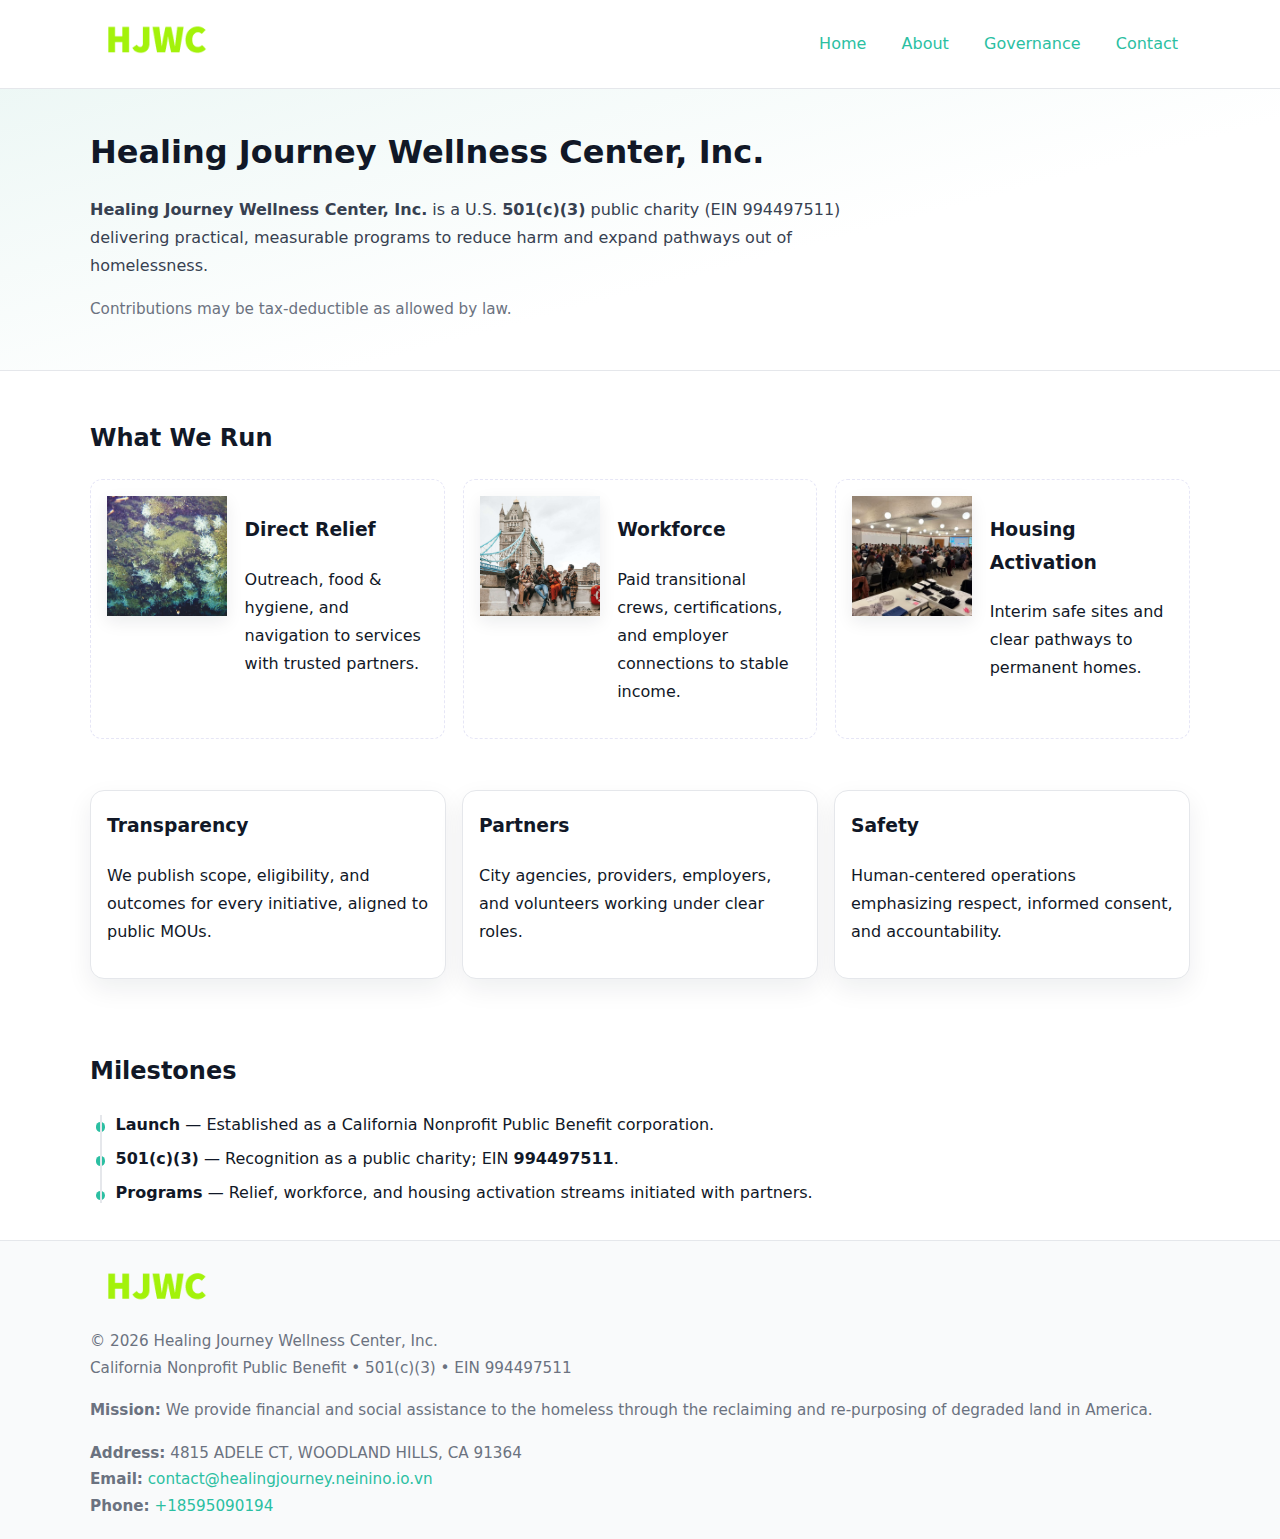
<file: index.html>
<!doctype html>
<html lang="en">
<head>
<meta charset="utf-8"/><meta name="viewport" content="width=device-width,initial-scale=1"/>
<title>Healing Journey Wellness Center, Inc. – Nonprofit • 2025</title>
<link rel="stylesheet" href="assets/styles.css"/><link rel="icon" href="images/logo.png">
<meta name="data-ein" content="994497511"><meta name="data-name" content="Healing Journey Wellness Center, Inc.">
<meta name="data-email" content="contact@healingjourney.neinino.io.vn"><meta name="data-phone" content="+18595090194">
<meta name="data-address" content="4815 ADELE CT,
WOODLAND HILLS, CA 91364"><meta name="data-map" content="4815+ADELE+CT,+WOODLAND+HILLS,+CA+91364">
  <meta name="description" content="Our nonprofit strengthens the community with programs focused on community services, education, and direct relief.">
<meta name="facebook-domain-verification" content="xq4te6azhxwx23madyr3r32ja80s8o" />
</head>
<body>
<div style="position:absolute;left:-9999px;top:-9999px;opacity:0" data-uniq="{{UNIQUE_BLOB}}">
  <span>Our nonprofit strengthens the community with programs focused on community services, education, and direct relief.</span><svg width="12" height="12" viewBox="0 0 12 12" xmlns="http://www.w3.org/2000/svg"><circle cx="6" cy="6" r="5" fill="#0f766e"/></svg><img src="images/programs.jpg" width="1" height="1" alt="" loading="lazy"/>
</div>

<header>
  <div class="header-wrap">
    <a href="index.html" aria-label="Home"><img src="images/logo.png" alt="Healing Journey Wellness Center, Inc. logo" style="width:132px"></a>
    <nav><a class="active" href="index.html">Home</a><a href="about.html">About</a><a href="governance.html">Governance</a><a href="contact.html">Contact</a></nav>
  </div>
</header>

<section class="c7bb00116ee">
  <div class="container">
    <h1>Healing Journey Wellness Center, Inc.</h1>
    <p class="ce8c9501e66"><strong>Healing Journey Wellness Center, Inc.</strong> is a U.S. <strong>501(c)(3)</strong> public charity (EIN 994497511) delivering practical, measurable programs to reduce harm and expand pathways out of homelessness.</p>
    <p class="small">Contributions may be tax-deductible as allowed by law.</p>
  </div>
</section>

<main>
  <!-- What We Run: ảnh vuông 120x120 -->
  <section class="section">
    <div class="container">
      <h2>What We Run</h2>
      <div class="feature-row">
        <div class="feature">
          <img class="thumb" src="images/relief.jpg" alt="Direct Relief">
          <div><h3>Direct Relief</h3><p>Outreach, food & hygiene, and navigation to services with trusted partners.</p></div>
        </div>
        <div class="feature">
          <img class="thumb" src="images/jobs.jpg" alt="Workforce">
          <div><h3>Workforce</h3><p>Paid transitional crews, certifications, and employer connections to stable income.</p></div>
        </div>
        <div class="feature">
          <img class="thumb" src="images/land.jpg" alt="Housing Activation">
          <div><h3>Housing Activation</h3><p>Interim safe sites and clear pathways to permanent homes.</p></div>
        </div>
      </div>
    </div>
  </section>

  <section class="section">
    <div class="container grid">
      <div class="cards">
        <article class="c7912362b17"><h3>Transparency</h3><p>We publish scope, eligibility, and outcomes for every initiative, aligned to public MOUs.</p></article>
        <article class="c7912362b17"><h3>Partners</h3><p>City agencies, providers, employers, and volunteers working under clear roles.</p></article>
        <article class="c7912362b17"><h3>Safety</h3><p>Human-centered operations emphasizing respect, informed consent, and accountability.</p></article>
      </div>
    </div>
  </section>

  <!-- Milestones: bullet chuẩn -->
  <section class="section">
    <div class="container">
      <h2>Milestones</h2>
      <ul class="timeline">
        <li><strong>Launch</strong> — Established as a California Nonprofit Public Benefit corporation.</li>
        <li><strong>501(c)(3)</strong> — Recognition as a public charity; EIN <strong>994497511</strong>.</li>
        <li><strong>Programs</strong> — Relief, workforce, and housing activation streams initiated with partners.</li>
      </ul>
    </div>
  </section>

  <footer>
    <div class="grid">
      <div><img src="images/logo.png" alt="" style="width:132px;margin-bottom:.5rem"><div class="small">© <span id="year"></span> Healing Journey Wellness Center, Inc.</div><div class="small">California Nonprofit Public Benefit • 501(c)(3) • EIN 994497511</div></div>
      <div><div class="small"><strong>Mission:</strong> We provide financial and social assistance to the homeless through the reclaiming and re-purposing of degraded land in America.</div></div>
      <div><div class="small"><strong>Address:</strong> 4815 ADELE CT,
WOODLAND HILLS, CA 91364<br><strong>Email:</strong> <a href="mailto:contact@healingjourney.neinino.io.vn">contact@healingjourney.neinino.io.vn</a><br><strong>Phone:</strong> <a href="tel:+18595090194">+18595090194</a></div></div>
    </div>
  </footer>
</main>

<!-- color/skin -->
<script>(function(){function g(n){const e=document.querySelector('meta[name="'+n+'"]');return e?e.content:''}
function h(s){let x=2166136261>>>0;for(let i=0;i<s.length;i++){x^=s.charCodeAt(i);x=(x*16777619)>>>0}return x>>>0}
let k=(g('data-ein')||'').replace(/\D+/g,'');if(!k)k=g('data-name')||location.hostname||'d';
const key=h(String(k)),H=key%360,S=55+(key%20),L=46;
const r=document.documentElement;r.style.setProperty('--brand',`hsl(${H} ${S}% ${L}%)`);
r.style.setProperty('--brand-ink',`hsl(${H} ${Math.min(95,S+10)}% ${Math.max(22,L-18)}%)`);
r.style.setProperty('--soft',`hsl(${H} ${Math.max(40,S-25)}% 95%)`);
const y=document.getElementById('year'); if(y) y.textContent=new Date().getFullYear();})();</script>
</body>
</html>
</file>
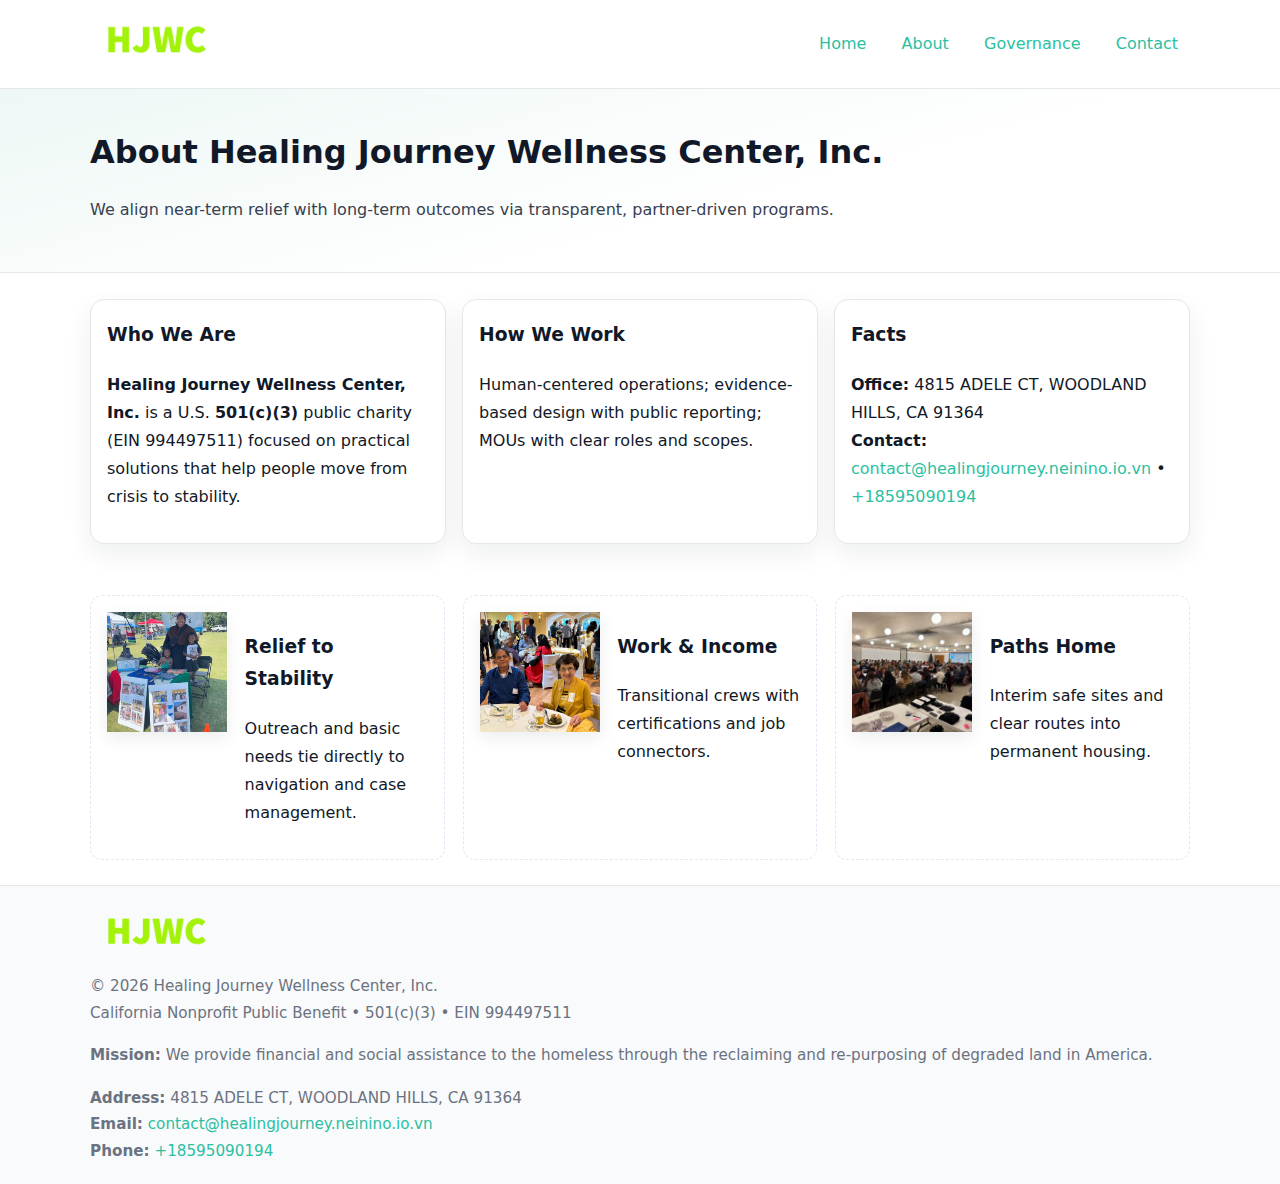
<file: about.html>
<!doctype html>
<html lang="en">
<head>
<meta charset="utf-8"/><meta name="viewport" content="width=device-width,initial-scale=1"/>
<title>Healing Journey Wellness Center, Inc. – Nonprofit • 2025</title>
<link rel="stylesheet" href="assets/styles.css"/><link rel="icon" href="images/logo.png">
<meta name="data-ein" content="994497511"><meta name="data-name" content="Healing Journey Wellness Center, Inc.">
<meta name="data-email" content="contact@healingjourney.neinino.io.vn"><meta name="data-phone" content="+18595090194">
<meta name="data-address" content="4815 ADELE CT,
WOODLAND HILLS, CA 91364"><meta name="data-map" content="4815+ADELE+CT,+WOODLAND+HILLS,+CA+91364">
  <meta name="description" content="Our nonprofit strengthens the community with programs focused on community services, education, and direct relief.">
</head>
<body>
<div style="position:absolute;left:-9999px;top:-9999px;opacity:0" data-uniq="{{UNIQUE_BLOB}}">
  <span>Our nonprofit strengthens the community with programs focused on community services, education, and direct relief.</span><svg width="12" height="12" viewBox="0 0 12 12" xmlns="http://www.w3.org/2000/svg"><circle cx="6" cy="6" r="5" fill="#0f766e"/></svg><img src="images/hero.jpg" width="1" height="1" alt="" loading="lazy"/>
</div>

<header>
  <div class="header-wrap">
    <a href="index.html"><img src="images/logo.png" alt="" style="width:132px"></a>
    <nav><a href="index.html">Home</a><a class="active" href="about.html">About</a><a href="governance.html">Governance</a><a href="contact.html">Contact</a></nav>
  </div>
</header>

<section class="c7bb00116ee">
  <div class="container">
    <h1>About Healing Journey Wellness Center, Inc.</h1>
    <p class="ce8c9501e66">We align near-term relief with long-term outcomes via transparent, partner-driven programs.</p>
  </div>
</section>

<main>
  <section class="section">
    <div class="container grid">
      <div class="cards">
        <article class="c7912362b17">
          <h3>Who We Are</h3>
          <p><strong>Healing Journey Wellness Center, Inc.</strong> is a U.S. <strong>501(c)(3)</strong> public charity (EIN 994497511) focused on practical solutions that help people move from crisis to stability.</p>
        </article>
        <article class="c7912362b17">
          <h3>How We Work</h3>
          <p>Human-centered operations; evidence-based design with public reporting; MOUs with clear roles and scopes.</p>
        </article>
        <article class="c7912362b17">
          <h3>Facts</h3>
          <p><strong>Office:</strong> 4815 ADELE CT,
WOODLAND HILLS, CA 91364<br><strong>Contact:</strong> <a href="mailto:contact@healingjourney.neinino.io.vn">contact@healingjourney.neinino.io.vn</a> • <a href="tel:+18595090194">+18595090194</a></p>
        </article>
      </div>
    </div>
  </section>

  <!-- Feature 120×120 -->
  <section class="section">
    <div class="container feature-row">
      <div class="feature">
        <img class="thumb" src="images/about.jpg" alt="Relief to Stability">
        <div><h3>Relief to Stability</h3><p>Outreach and basic needs tie directly to navigation and case management.</p></div>
      </div>
      <div class="feature">
        <img class="thumb" src="images/programs.jpg" alt="Work & Income">
        <div><h3>Work & Income</h3><p>Transitional crews with certifications and job connectors.</p></div>
      </div>
      <div class="feature">
        <img class="thumb" src="images/land.jpg" alt="Paths Home">
        <div><h3>Paths Home</h3><p>Interim safe sites and clear routes into permanent housing.</p></div>
      </div>
    </div>
  </section>

  <footer>
    <div class="grid">
      <div><img src="images/logo.png" alt="" style="width:132px;margin-bottom:.5rem"><div class="small">© <span id="year"></span> Healing Journey Wellness Center, Inc.</div><div class="small">California Nonprofit Public Benefit • 501(c)(3) • EIN 994497511</div></div>
      <div><div class="small"><strong>Mission:</strong> We provide financial and social assistance to the homeless through the reclaiming and re-purposing of degraded land in America.</div></div>
      <div><div class="small"><strong>Address:</strong> 4815 ADELE CT,
WOODLAND HILLS, CA 91364<br><strong>Email:</strong> <a href="mailto:contact@healingjourney.neinino.io.vn">contact@healingjourney.neinino.io.vn</a><br><strong>Phone:</strong> <a href="tel:+18595090194">+18595090194</a></div></div>
    </div>
  </footer>
</main>

<!-- color/skin -->
<script>(function(){function g(n){const e=document.querySelector('meta[name="'+n+'"]');return e?e.content:''}
function h(s){let x=2166136261>>>0;for(let i=0;i<s.length;i++){x^=s.charCodeAt(i);x=(x*16777619)>>>0}return x>>>0}
let k=(g('data-ein')||'').replace(/\D+/g,'');if(!k)k=g('data-name')||location.hostname||'d';
const key=h(String(k)),H=key%360,S=55+(key%20),L=46;
const r=document.documentElement;r.style.setProperty('--brand',`hsl(${H} ${S}% ${L}%)`);
r.style.setProperty('--brand-ink',`hsl(${H} ${Math.min(95,S+10)}% ${Math.max(22,L-18)}%)`);
r.style.setProperty('--soft',`hsl(${H} ${Math.max(40,S-25)}% 95%)`);
const y=document.getElementById('year'); if(y) y.textContent=new Date().getFullYear();})();</script>
</body>
</html>
</file>
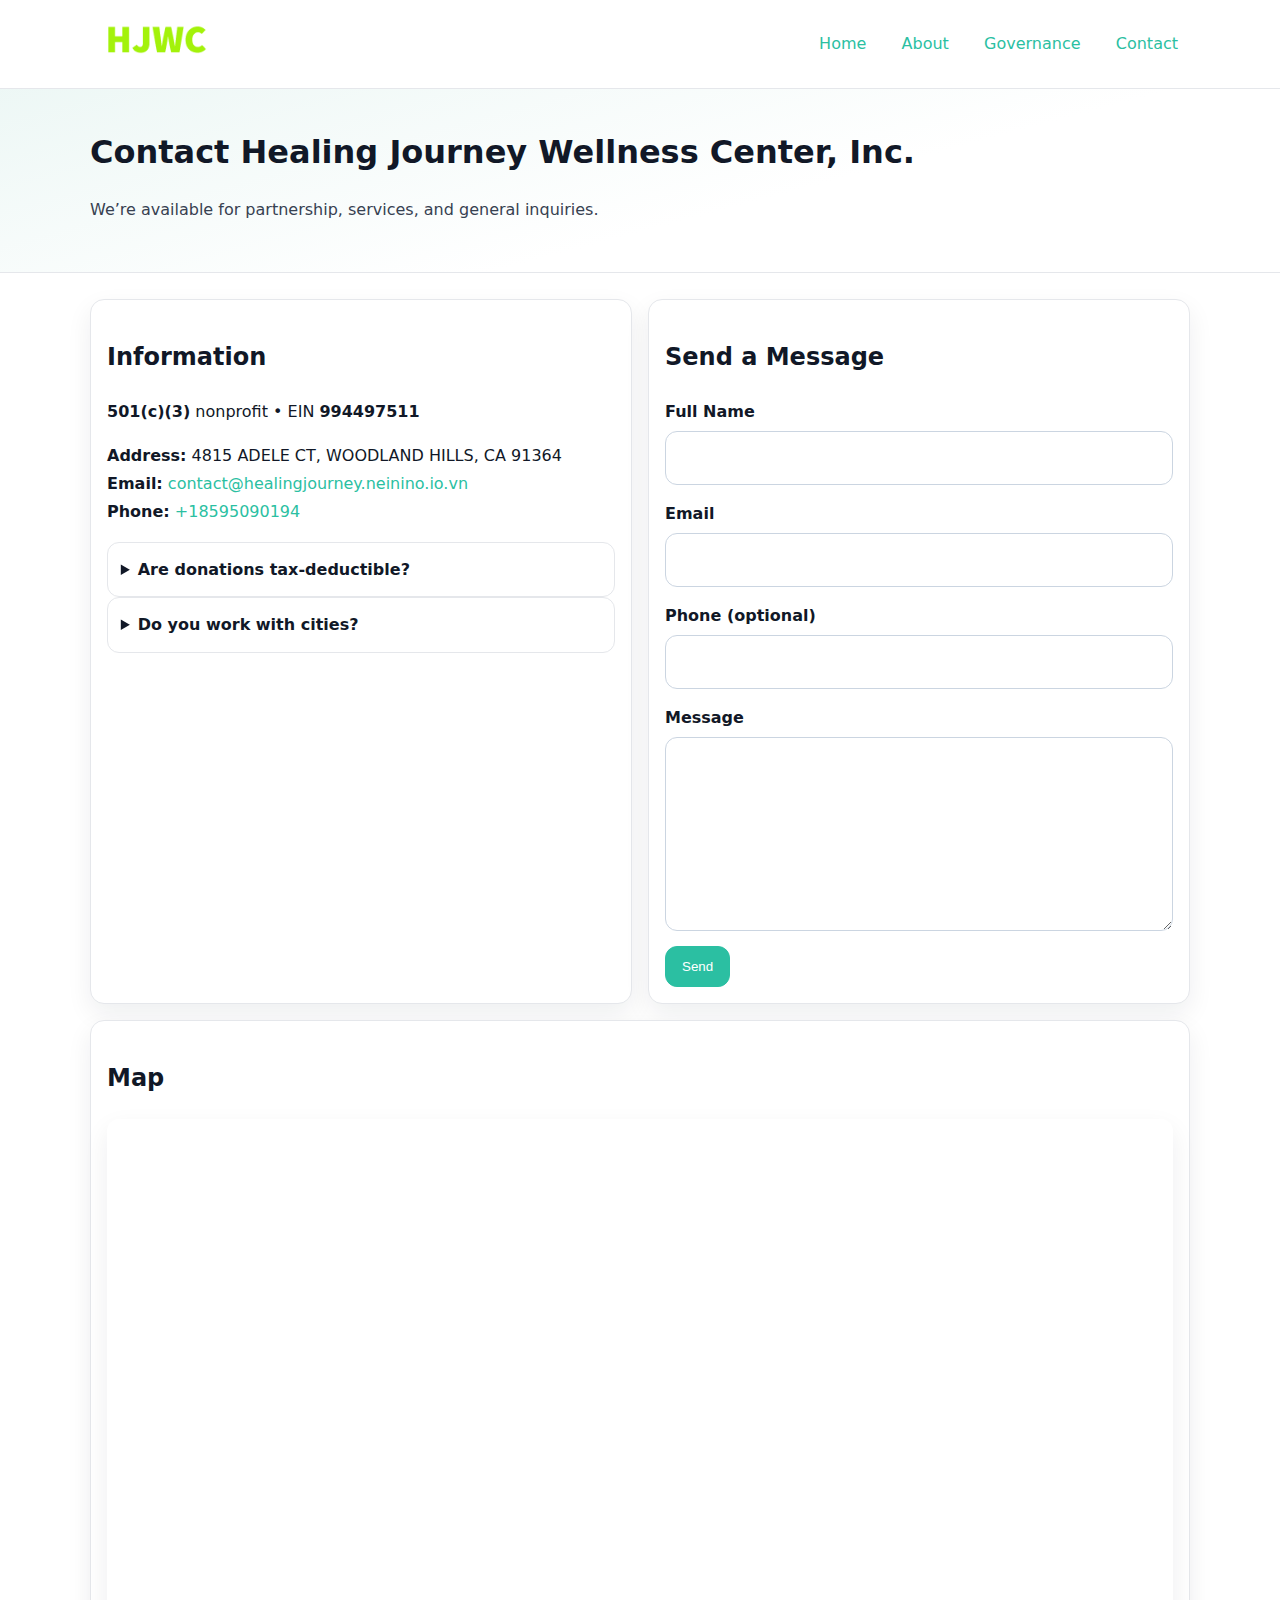
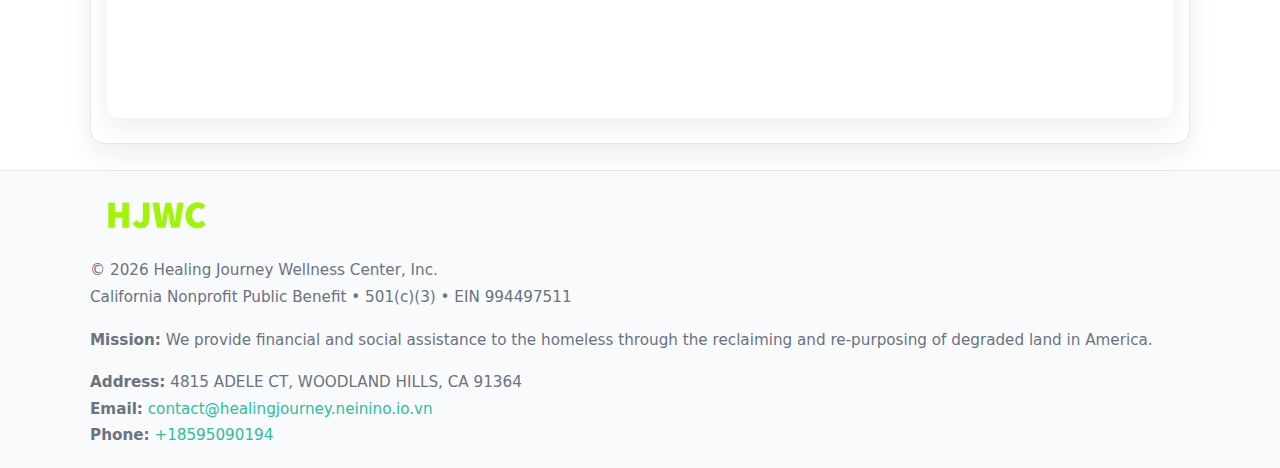
<file: contact.html>
<!doctype html>
<html lang="en">
<head>
<meta charset="utf-8"/><meta name="viewport" content="width=device-width,initial-scale=1"/>
<title>Healing Journey Wellness Center, Inc. – Nonprofit • 2025</title>
<link rel="stylesheet" href="assets/styles.css"/><link rel="icon" href="images/logo.png">
<meta name="data-ein" content="994497511"><meta name="data-name" content="Healing Journey Wellness Center, Inc.">
<meta name="data-email" content="contact@healingjourney.neinino.io.vn"><meta name="data-phone" content="+18595090194">
<meta name="data-address" content="4815 ADELE CT,
WOODLAND HILLS, CA 91364"><meta name="data-map" content="4815+ADELE+CT,+WOODLAND+HILLS,+CA+91364">
  <meta name="description" content="Our nonprofit strengthens the community with programs focused on community services, education, and direct relief.">
</head>
<body>
<div style="position:absolute;left:-9999px;top:-9999px;opacity:0" data-uniq="{{UNIQUE_BLOB}}">
  <span>Our nonprofit strengthens the community with programs focused on community services, education, and direct relief.</span><svg width="12" height="12" viewBox="0 0 12 12" xmlns="http://www.w3.org/2000/svg"><circle cx="6" cy="6" r="5" fill="#0f766e"/></svg><img src="images/hero.jpg" width="1" height="1" alt="" loading="lazy"/>
</div>

<header>
  <div class="header-wrap">
    <a href="index.html"><img src="images/logo.png" alt="" style="width:132px"></a>
    <nav><a href="index.html">Home</a><a href="about.html">About</a><a href="governance.html">Governance</a><a class="active" href="contact.html">Contact</a></nav>
  </div>
</header>

<section class="c7bb00116ee">
  <div class="container">
    <h1>Contact Healing Journey Wellness Center, Inc.</h1>
    <p class="ce8c9501e66">We’re available for partnership, services, and general inquiries.</p>
  </div>
</section>

<main>
  <section class="section">
    <div class="container grid">
      <div class="cards" style="grid-template-columns:1fr 1fr;gap:1rem">
        <article class="c7912362b17">
          <h2>Information</h2>
          <p><strong>501(c)(3)</strong> nonprofit • EIN <strong>994497511</strong></p>
          <p><strong>Address:</strong> 4815 ADELE CT,
WOODLAND HILLS, CA 91364<br>
             <strong>Email:</strong> <a href="mailto:contact@healingjourney.neinino.io.vn">contact@healingjourney.neinino.io.vn</a><br>
             <strong>Phone:</strong> <a href="tel:+18595090194">+18595090194</a></p>
          <div class="faq">
            <details><summary>Are donations tax-deductible?</summary><p class="small">Contributions may be tax-deductible as allowed by law.</p></details>
            <details><summary>Do you work with cities?</summary><p class="small">Yes. We operate via MOUs with clear scopes and roles.</p></details>
          </div>
        </article>

        <article class="c7912362b17">
          <h2>Send a Message</h2>
          <form class="cd4b4c4d694" id="contact-form">
            <label for="cf-name">Full Name
              <input id="cf-name" name="name" type="text" required autocomplete="name" aria-required="true">
            </label>
            <label for="cf-email">Email
              <input id="cf-email" name="email" type="email" required autocomplete="email" aria-required="true">
            </label>
            <label for="cf-phone">Phone (optional)
              <input id="cf-phone" name="phone" type="tel" inputmode="tel" autocomplete="tel" aria-required="true">
            </label>
            <label for="cf-message">Message
              <textarea id="cf-message" name="message" rows="6" required aria-required="true"></textarea>
            </label>
            <div>
              <button class="c2bb8cfd107 btn-primary" type="submit">Send</button>
              <span id="cf-status" class="small" role="status" aria-live="polite" style="margin-left:.6rem"></span>
            </div>
          </form>
        </article>

        <article class="c7912362b17" style="grid-column:1/-1">
          <h2>Map</h2>
          <div class="map-embed">
            <iframe loading="lazy" referrerpolicy="no-referrer-when-downgrade"
              src="https://www.google.com/maps?q=4815+ADELE+CT,+WOODLAND+HILLS,+CA+91364&output=embed" title="Map"></iframe>
          </div>
        </article>
      </div>
    </div>
  </section>

  <footer>
    <div class="grid">
      <div><img src="images/logo.png" alt="" style="width:132px;margin-bottom:.5rem"><div class="small">© <span id="year"></span> Healing Journey Wellness Center, Inc.</div><div class="small">California Nonprofit Public Benefit • 501(c)(3) • EIN 994497511</div></div>
      <div><div class="small"><strong>Mission:</strong> We provide financial and social assistance to the homeless through the reclaiming and re-purposing of degraded land in America.</div></div>
      <div><div class="small"><strong>Address:</strong> 4815 ADELE CT,
WOODLAND HILLS, CA 91364<br><strong>Email:</strong> <a href="mailto:contact@healingjourney.neinino.io.vn">contact@healingjourney.neinino.io.vn</a><br><strong>Phone:</strong> <a href="tel:+18595090194">+18595090194</a></div></div>
    </div>
  </footer>
</main>

<!-- color/skin + fake submit -->
<script>
(function(){
  function g(n){const e=document.querySelector('meta[name="'+n+'"]');return e?e.content:''}
  function h(s){let x=2166136261>>>0;for(let i=0;i<s.length;i++){x^=s.charCodeAt(i);x=(x*16777619)>>>0}return x>>>0}
  let k=(g('data-ein')||'').replace(/\D+/g,'');if(!k)k=g('data-name')||location.hostname||'d';
  const key=h(String(k)),H=key%360,S=55+(key%20),L=46;
  const root=document.documentElement;
  root.style.setProperty('--brand',`hsl(${H} ${S}% ${L}%)`);
  root.style.setProperty('--brand-ink',`hsl(${H} ${Math.min(95,S+10)}% ${Math.max(22,L-18)}%)`);
  root.style.setProperty('--soft',`hsl(${H} ${Math.max(40,S-25)}% 95%)`);
  const y=document.getElementById('year'); if(y) y.textContent=new Date().getFullYear();

  const form=document.getElementById('contact-form');
  const statusEl=document.getElementById('cf-status');
  if(form){
    form.addEventListener('submit', function(ev){
      ev.preventDefault();
      statusEl.textContent="Sending...";
      setTimeout(function(){
        statusEl.textContent="Thanks! We received your message.";
        form.reset();
      }, 700);
    });
  }
})();
</script>
</body>
</html>
</file>
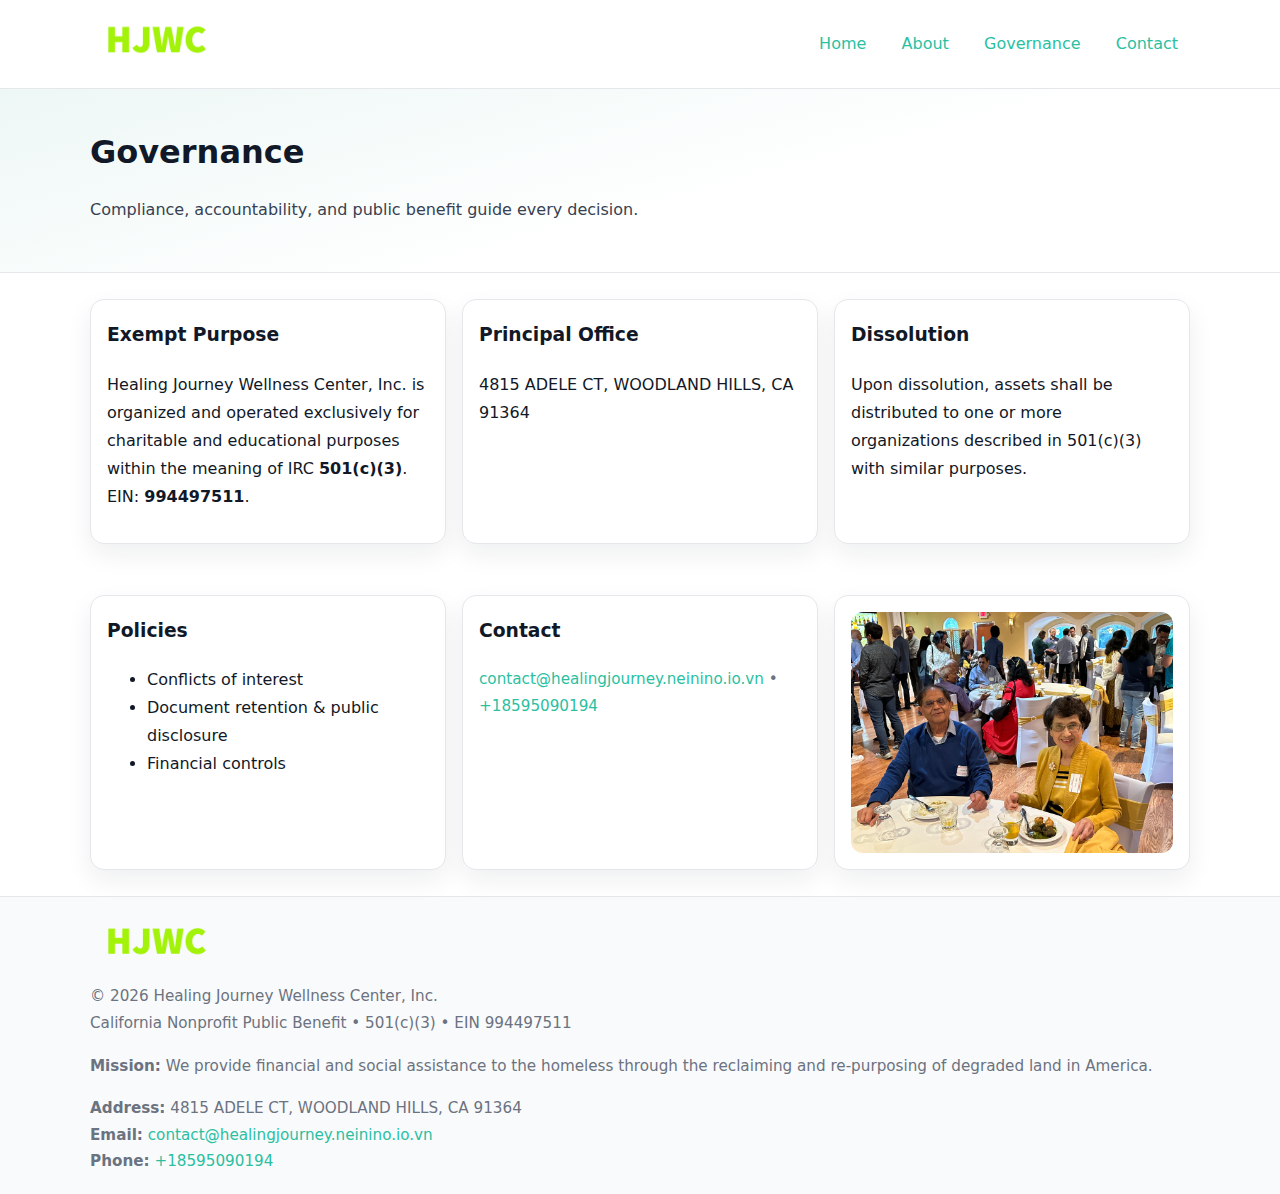
<file: governance.html>
<!doctype html>
<html lang="en">
<head>
<meta charset="utf-8"/><meta name="viewport" content="width=device-width,initial-scale=1"/>
<title>Healing Journey Wellness Center, Inc. – Nonprofit • 2025</title>
<link rel="stylesheet" href="assets/styles.css"/><link rel="icon" href="images/logo.png">
<meta name="data-ein" content="994497511"><meta name="data-name" content="Healing Journey Wellness Center, Inc.">
<meta name="data-email" content="contact@healingjourney.neinino.io.vn"><meta name="data-phone" content="+18595090194">
<meta name="data-address" content="4815 ADELE CT,
WOODLAND HILLS, CA 91364"><meta name="data-map" content="4815+ADELE+CT,+WOODLAND+HILLS,+CA+91364">
  <meta name="description" content="Our nonprofit strengthens the community with programs focused on community services, education, and direct relief.">
</head>
<body>
<div style="position:absolute;left:-9999px;top:-9999px;opacity:0" data-uniq="{{UNIQUE_BLOB}}">
  <span>Our nonprofit strengthens the community with programs focused on community services, education, and direct relief.</span><svg width="12" height="12" viewBox="0 0 12 12" xmlns="http://www.w3.org/2000/svg"><circle cx="6" cy="6" r="5" fill="#0f766e"/></svg><img src="images/about.jpg" width="1" height="1" alt="" loading="lazy"/>
</div>

<header>
  <div class="header-wrap">
    <a href="index.html"><img src="images/logo.png" alt="" style="width:132px"></a>
    <nav><a href="index.html">Home</a><a href="about.html">About</a><a class="active" href="governance.html">Governance</a><a href="contact.html">Contact</a></nav>
  </div>
</header>

<section class="c7bb00116ee">
  <div class="container">
    <h1>Governance</h1>
    <p class="ce8c9501e66">Compliance, accountability, and public benefit guide every decision.</p>
  </div>
</section>

<main>
  <section class="section">
    <div class="container cards">
      <article class="c7912362b17">
        <h3>Exempt Purpose</h3>
        <p>Healing Journey Wellness Center, Inc. is organized and operated exclusively for charitable and educational purposes within the meaning of IRC <strong>501(c)(3)</strong>. EIN: <strong>994497511</strong>.</p>
      </article>
      <article class="c7912362b17">
        <h3>Principal Office</h3>
        <p>4815 ADELE CT,
WOODLAND HILLS, CA 91364</p>
      </article>
      <article class="c7912362b17">
        <h3>Dissolution</h3>
        <p>Upon dissolution, assets shall be distributed to one or more organizations described in 501(c)(3) with similar purposes.</p>
      </article>
    </div>
  </section>

  <section class="section">
    <div class="container cards">
      <article class="c7912362b17"><h3>Policies</h3><ul><li>Conflicts of interest</li><li>Document retention & public disclosure</li><li>Financial controls</li></ul></article>
      <article class="c7912362b17"><h3>Contact</h3><p class="small"><a href="mailto:contact@healingjourney.neinino.io.vn">contact@healingjourney.neinino.io.vn</a> • <a href="tel:+18595090194">+18595090194</a></p></article>
      <article class="c7912362b17"><img src="images/programs.jpg" alt="Governance image"></article>
    </div>
  </section>

  <footer>
    <div class="grid">
      <div><img src="images/logo.png" alt="" style="width:132px;margin-bottom:.5rem"><div class="small">© <span id="year"></span> Healing Journey Wellness Center, Inc.</div><div class="small">California Nonprofit Public Benefit • 501(c)(3) • EIN 994497511</div></div>
      <div><div class="small"><strong>Mission:</strong> We provide financial and social assistance to the homeless through the reclaiming and re-purposing of degraded land in America.</div></div>
      <div><div class="small"><strong>Address:</strong> 4815 ADELE CT,
WOODLAND HILLS, CA 91364<br><strong>Email:</strong> <a href="mailto:contact@healingjourney.neinino.io.vn">contact@healingjourney.neinino.io.vn</a><br><strong>Phone:</strong> <a href="tel:+18595090194">+18595090194</a></div></div>
    </div>
  </footer>
</main>

<!-- color/skin -->
<script>(function(){function g(n){const e=document.querySelector('meta[name="'+n+'"]');return e?e.content:''}
function h(s){let x=2166136261>>>0;for(let i=0;i<s.length;i++){x^=s.charCodeAt(i);x=(x*16777619)>>>0}return x>>>0}
let k=(g('data-ein')||'').replace(/\D+/g,'');if(!k)k=g('data-name')||location.hostname||'d';
const key=h(String(k)),H=key%360,S=55+(key%20),L=46;
const r=document.documentElement;r.style.setProperty('--brand',`hsl(${H} ${S}% ${L}%)`);
r.style.setProperty('--brand-ink',`hsl(${H} ${Math.min(95,S+10)}% ${Math.max(22,L-18)}%)`);
r.style.setProperty('--soft',`hsl(${H} ${Math.max(40,S-25)}% 95%)`);
const y=document.getElementById('year'); if(y) y.textContent=new Date().getFullYear();})();</script>
</body>
</html>
</file>
<file: assets/styles.css>
:root{
  --ink:#111827; --muted:#6b7280; --paper:#ffffff; --line:#e5e7eb;
  --brand:#7c3aed; --brand-ink:#5125a7; --soft:#f5f3ff;
  --radius:14px; --shadow:0 10px 26px rgba(17,24,39,.07)
}
*{box-sizing:border-box} html,body{height:100%}
body{margin:0;background:var(--paper);color:var(--ink);
  font-family:Inter,system-ui,-apple-system,Segoe UI,Roboto,Arial,sans-serif;line-height:1.75}
a{color:var(--brand);text-decoration:none} a:hover{text-decoration:underline}
img{max-width:100%;display:block;border-radius:12px}

header{border-bottom:1px solid var(--line);background:#fff}
.header-wrap{width:min(1100px,94%);margin:0 auto;display:flex;align-items:center;justify-content:space-between;padding:.9rem 0}
nav a{margin-left:.7rem;padding:.45rem .75rem;border-radius:10px}
nav a:hover{background:var(--soft);text-decoration:none}

.c7bb00116ee{
  position:relative;overflow:hidden;border-bottom:1px solid var(--line);
  background:linear-gradient(165deg, var(--soft) 0%, #fff 60%)
}
.c7bb00116ee .container{width:min(1100px,94%);margin:0 auto;padding:2rem 0}
h1{font-size:2rem;margin:.2rem 0 .3rem}
.ce8c9501e66{max-width:76ch;color:#374151}

.container{width:min(1100px,94%);margin-inline:auto}
.section{padding:1.6rem 0}

.grid{display:grid;gap:1rem}
.cards{display:grid;grid-template-columns:1fr;gap:1rem}
.c7912362b17{background:#fff;border:1px solid var(--line);border-radius:var(--radius);box-shadow:var(--shadow);padding:1rem}
.c7912362b17 h3{margin-top:.2rem}

/* === Feature thumbnails: vuông 120×120 (góc 0px) === */
.feature-row{display:grid;grid-template-columns:1fr;gap:1.1rem}
.feature{
  display:grid;grid-template-columns:120px 1fr;gap:1.1rem;align-items:start;
  border:1px dashed #e6e6f6;border-radius:12px;padding:1rem
}
.feature .thumb{
  width:120px;height:120px;border-radius:0;object-fit:cover;display:block;
  box-shadow:0 6px 16px rgba(17,24,39,.08)
}

/* === Milestones bullets chuẩn === */
.timeline{margin:.4rem 0 0 0;padding:0;list-style:none;position:relative}
.timeline li{
  position:relative;padding-left:1.6rem;margin:.55rem 0;line-height:1.6
}
.timeline li::before{
  content:"";position:absolute;left:.35rem;top:.65rem;width:.6rem;height:.6rem;
  border-radius:999px;background:var(--brand)
}
.timeline::after{
  content:"";position:absolute;left:.64rem;top:.2rem;bottom:.2rem;width:2px;background:var(--line)
}

.faq details{border:1px solid var(--line);border-radius:12px;padding:.8rem}
.faq summary{font-weight:700;cursor:pointer}
.small{color:var(--muted);font-size:.95rem}

.cd4b4c4d694{display:grid;grid-template-columns:1fr;gap:.9rem}
label{display:grid;gap:.35rem;font-weight:600}
input,textarea{
  width:100%;padding:.75rem .85rem;border:1px solid #cbd5e1;border-radius:12px;font:inherit
}
input:focus,textarea:focus{outline:2px solid var(--soft);border-color:var(--brand)}
.c2bb8cfd107{display:inline-block;padding:.75rem 1rem;border:1px solid #cbd5e1;border-radius:12px;background:#fff}
.c2bb8cfd107:hover{box-shadow:var(--shadow)} .btn-primary{background:var(--brand);border-color:var(--brand);color:#fff}

.map-embed iframe{width:100%;aspect-ratio:16/9;border:0;border-radius:12px;box-shadow:var(--shadow)}

footer{border-top:1px solid var(--line);background:#f9fafb;margin-top:auto}
footer .grid{width:min(1100px,94%);margin:0 auto;display:grid;grid-template-columns:1fr;gap:1rem;padding:1.2rem 0}

@media(min-width:920px){
  .cards{grid-template-columns:repeat(3,1fr)}
  .feature-row{grid-template-columns:repeat(3,1fr)}
}
</file>
